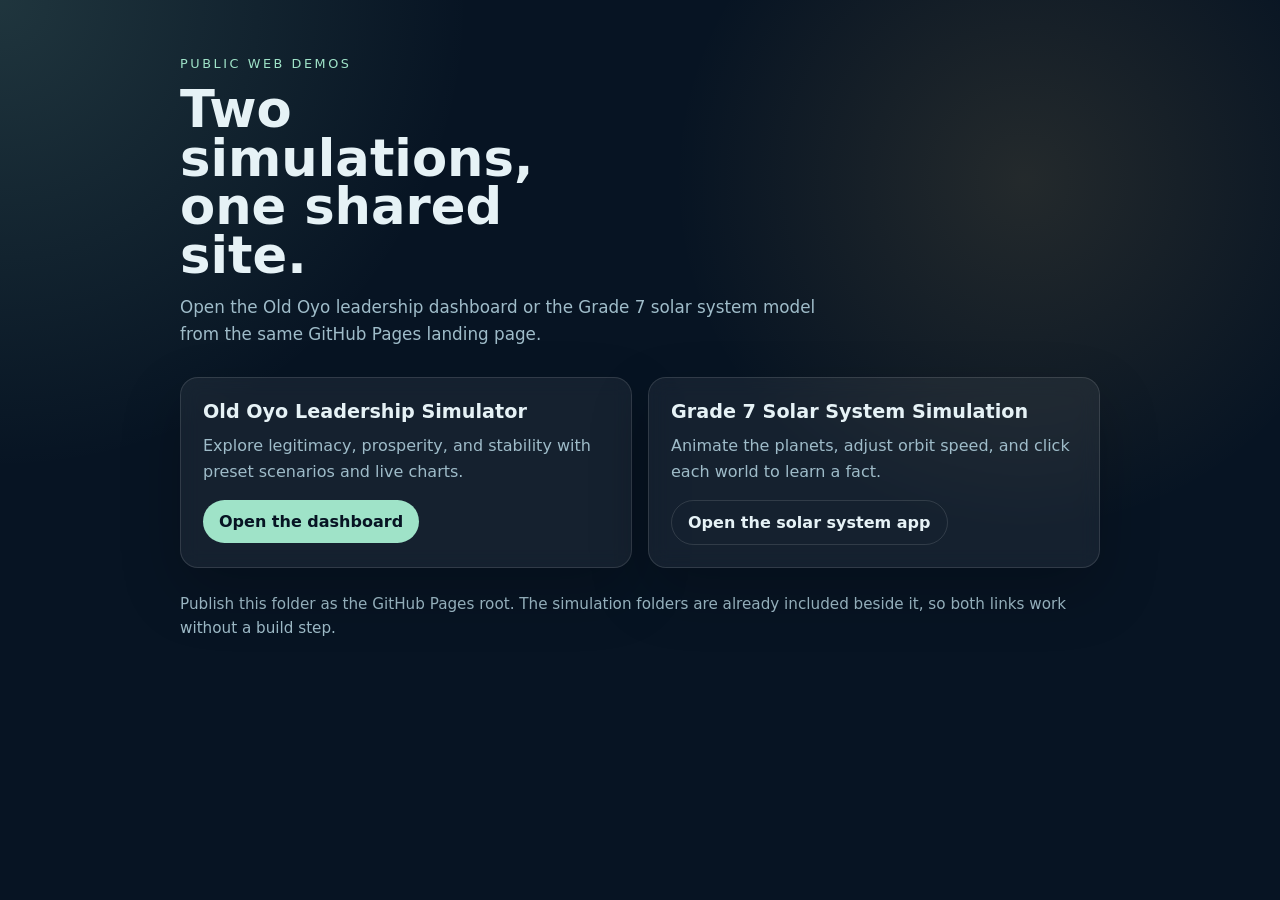
<file: docs/index.html>
<!doctype html>
<html lang="en">
<head>
  <meta charset="utf-8" />
  <meta name="viewport" content="width=device-width, initial-scale=1" />
  <meta name="description" content="Launch the Old Oyo leadership simulator and the Grade 7 solar system simulation from one public site." />
  <title>Simulations — Old Oyo & Solar System</title>
  <style>
    :root {
      color-scheme: dark;
      --bg: #071423;
      --panel: rgba(255, 255, 255, 0.06);
      --panel-border: rgba(255, 255, 255, 0.12);
      --text: #e6f2f6;
      --muted: #9fbcc9;
      --accent: #9fe3c8;
      --accent-strong: #f2c66d;
    }

    * { box-sizing: border-box; }

    body {
      margin: 0;
      min-height: 100vh;
      font-family: system-ui, -apple-system, BlinkMacSystemFont, "Segoe UI", sans-serif;
      background:
        radial-gradient(circle at top left, rgba(159, 227, 200, 0.16), transparent 30%),
        radial-gradient(circle at 80% 20%, rgba(242, 198, 109, 0.12), transparent 28%),
        var(--bg);
      color: var(--text);
    }

    main {
      width: min(920px, calc(100% - 32px));
      margin: 0 auto;
      padding: 56px 0 40px;
    }

    .hero {
      display: grid;
      gap: 14px;
      margin-bottom: 28px;
    }

    .eyebrow {
      margin: 0;
      text-transform: uppercase;
      letter-spacing: 0.2em;
      font-size: 0.8rem;
      color: var(--accent);
    }

    h1, h2, p { margin: 0; }

    h1 {
      font-size: clamp(2.4rem, 4vw, 4rem);
      line-height: 0.95;
      max-width: 12ch;
    }

    .lead {
      max-width: 60ch;
      color: var(--muted);
      font-size: 1.05rem;
      line-height: 1.65;
    }

    .grid {
      display: grid;
      grid-template-columns: repeat(auto-fit, minmax(260px, 1fr));
      gap: 16px;
      margin-top: 26px;
    }

    .card {
      background: var(--panel);
      padding: 22px;
      border-radius: 18px;
      border: 1px solid var(--panel-border);
      box-shadow: 0 24px 60px rgba(0, 0, 0, 0.22);
      backdrop-filter: blur(10px);
    }

    .card h2 {
      font-size: 1.2rem;
      margin-bottom: 10px;
    }

    .card p {
      color: var(--muted);
      line-height: 1.6;
      margin-bottom: 16px;
    }

    .link {
      display: inline-flex;
      align-items: center;
      justify-content: center;
      padding: 12px 16px;
      border-radius: 999px;
      background: var(--accent);
      color: #071423;
      text-decoration: none;
      font-weight: 700;
    }

    .link.secondary {
      background: transparent;
      color: var(--text);
      border: 1px solid var(--panel-border);
    }

    .footer {
      margin-top: 24px;
      color: var(--muted);
      font-size: 0.95rem;
      line-height: 1.6;
    }

    code {
      color: var(--accent-strong);
      font-family: inherit;
    }
  </style>
</head>
<body>
  <main>
    <section class="hero">
      <p class="eyebrow">Public Web Demos</p>
      <h1>Two simulations, one shared site.</h1>
      <p class="lead">
        Open the Old Oyo leadership dashboard or the Grade 7 solar system model from the same GitHub Pages landing page.
      </p>
    </section>

    <section class="grid" aria-label="Simulation links">
      <article class="card">
        <h2>Old Oyo Leadership Simulator</h2>
        <p>Explore legitimacy, prosperity, and stability with preset scenarios and live charts.</p>
        <a class="link" href="./web/">Open the dashboard</a>
      </article>

      <article class="card">
        <h2>Grade 7 Solar System Simulation</h2>
        <p>Animate the planets, adjust orbit speed, and click each world to learn a fact.</p>
        <a class="link secondary" href="./solar_grade7/">Open the solar system app</a>
      </article>
    </section>

    <p class="footer">
      Publish this folder as the GitHub Pages root. The simulation folders are already included beside it, so both links work without a build step.
    </p>
  </main>
</body>
</html>
</file>
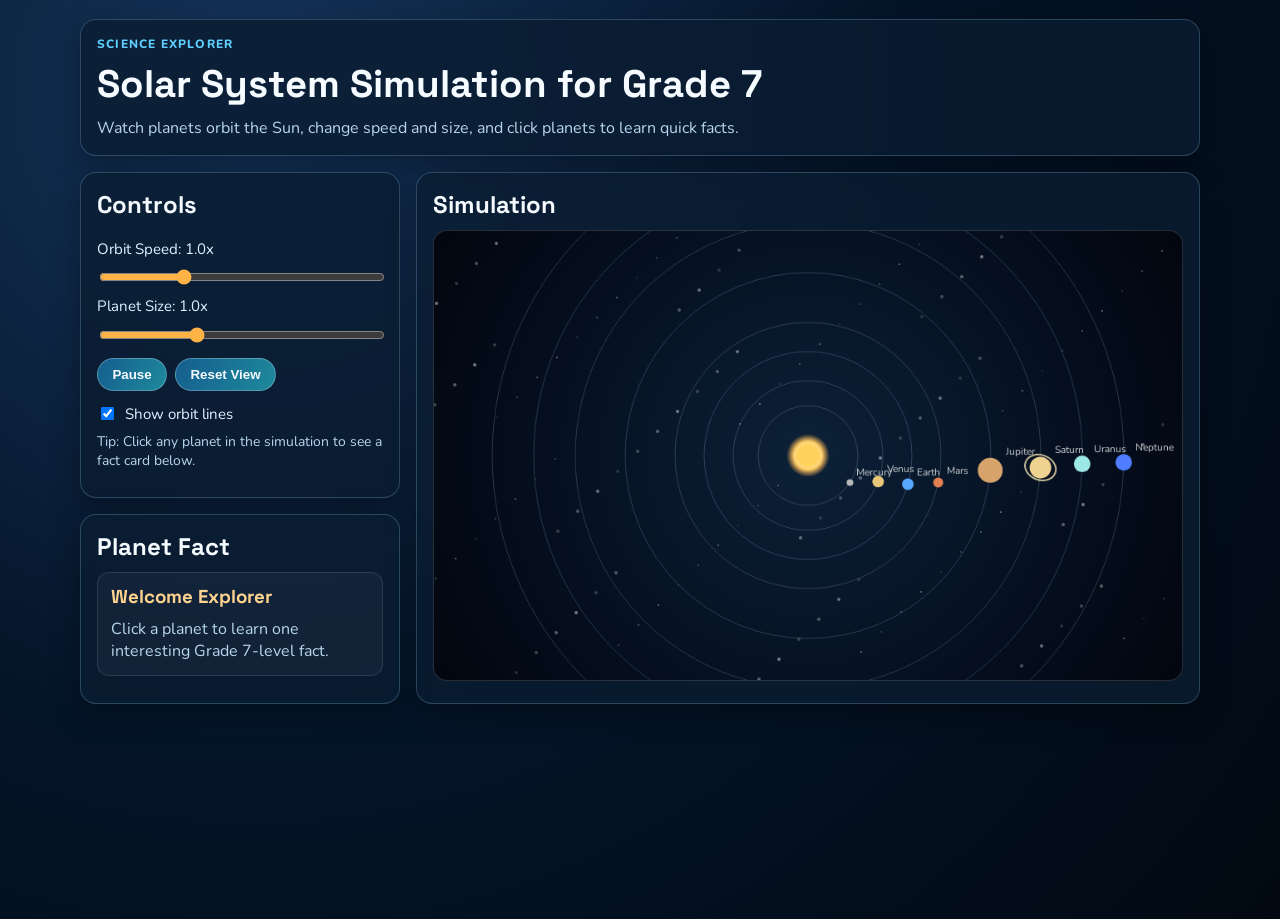
<file: solar_grade7/index.html>
<!doctype html>
<html lang="en">
<head>
  <meta charset="UTF-8" />
  <meta name="viewport" content="width=device-width, initial-scale=1.0" />
  <title>Grade 7 Solar System Simulation</title>
  <link rel="preconnect" href="https://fonts.googleapis.com" />
  <link rel="preconnect" href="https://fonts.gstatic.com" crossorigin />
  <link href="https://fonts.googleapis.com/css2?family=Nunito:wght@400;600;800&family=Space+Grotesk:wght@500;700&display=swap" rel="stylesheet" />
  <link rel="stylesheet" href="styles.css" />
</head>
<body>
  <main class="layout">
    <header class="hero">
      <p class="eyebrow">Science Explorer</p>
      <h1>Solar System Simulation for Grade 7</h1>
      <p>
        Watch planets orbit the Sun, change speed and size, and click planets to
        learn quick facts.
      </p>
    </header>

    <section class="panel controls">
      <h2>Controls</h2>

      <label for="speed">Orbit Speed: <span id="speedValue">1.0x</span></label>
      <input id="speed" type="range" min="0.2" max="3.0" step="0.1" value="1.0" />

      <label for="size">Planet Size: <span id="sizeValue">1.0x</span></label>
      <input id="size" type="range" min="0.6" max="1.8" step="0.1" value="1.0" />

      <div class="button-row">
        <button id="toggle">Pause</button>
        <button id="reset">Reset View</button>
      </div>

      <label class="checkbox-row">
        <input id="showOrbits" type="checkbox" checked />
        Show orbit lines
      </label>

      <p class="note">
        Tip: Click any planet in the simulation to see a fact card below.
      </p>
    </section>

    <section class="panel sim-panel">
      <h2>Simulation</h2>
      <canvas id="space" width="900" height="540" aria-label="Solar system simulation"></canvas>
    </section>

    <section class="panel facts">
      <h2>Planet Fact</h2>
      <article id="factCard" class="fact-card">
        <h3>Welcome Explorer</h3>
        <p>Click a planet to learn one interesting Grade 7-level fact.</p>
      </article>
    </section>
  </main>

  <script src="app.js"></script>
</body>
</html>
</file>
<file: solar_grade7/styles.css>
:root {
  --bg: #041427;
  --panel: rgba(10, 29, 49, 0.82);
  --panel-border: rgba(150, 210, 255, 0.24);
  --text: #f5fbff;
  --soft: #b7d6ed;
  --accent: #ffb347;
  --accent-2: #5fd0ff;
}

* {
  box-sizing: border-box;
}

body {
  margin: 0;
  font-family: "Nunito", sans-serif;
  color: var(--text);
  background: radial-gradient(circle at 20% 10%, #15345b 0%, #041427 50%, #020912 100%);
  min-height: 100vh;
}

.layout {
  width: min(1120px, 94vw);
  margin: 1.2rem auto 2.3rem;
  display: grid;
  gap: 1rem;
  grid-template-columns: 320px 1fr;
  grid-template-areas:
    "hero hero"
    "controls simulation"
    "facts simulation";
}

.hero {
  grid-area: hero;
}

.controls {
  grid-area: controls;
}

.sim-panel {
  grid-area: simulation;
}

.facts {
  grid-area: facts;
}

.panel,
.hero {
  background: var(--panel);
  border: 1px solid var(--panel-border);
  border-radius: 16px;
  padding: 1rem;
  box-shadow: 0 10px 30px rgba(0, 0, 0, 0.33);
}

h1,
h2,
h3 {
  font-family: "Space Grotesk", sans-serif;
  margin: 0 0 0.6rem;
}

h1 {
  font-size: clamp(1.7rem, 3vw, 2.6rem);
}

.eyebrow {
  margin: 0 0 0.4rem;
  text-transform: uppercase;
  letter-spacing: 0.1em;
  font-weight: 800;
  font-size: 0.75rem;
  color: var(--accent-2);
}

p {
  margin: 0;
  color: var(--soft);
}

.controls {
  display: grid;
  gap: 0.55rem;
  align-content: start;
}

label {
  font-size: 0.94rem;
  color: #dff2ff;
}

input[type="range"] {
  width: 100%;
  accent-color: var(--accent);
}

.checkbox-row {
  display: flex;
  align-items: center;
  gap: 0.5rem;
}

.button-row {
  display: flex;
  gap: 0.5rem;
  margin: 0.25rem 0;
}

button {
  border: 1px solid rgba(255, 255, 255, 0.25);
  background: linear-gradient(120deg, #155d8f, #1e8a9b);
  color: #f5fbff;
  border-radius: 999px;
  padding: 0.5rem 0.9rem;
  font-weight: 800;
  cursor: pointer;
}

button:hover {
  filter: brightness(1.08);
}

.note {
  font-size: 0.87rem;
}

canvas {
  width: 100%;
  height: auto;
  background: radial-gradient(circle at 50% 50%, #0c2138 0%, #050f1f 60%, #02060f 100%);
  border-radius: 14px;
  border: 1px solid rgba(255, 255, 255, 0.15);
}

.fact-card {
  background: rgba(255, 255, 255, 0.04);
  border: 1px solid rgba(255, 255, 255, 0.11);
  border-radius: 12px;
  padding: 0.8rem;
}

.fact-card h3 {
  color: #ffd48f;
}

@media (max-width: 980px) {
  .layout {
    grid-template-columns: 1fr;
    grid-template-areas:
      "hero"
      "controls"
      "simulation"
      "facts";
  }
}
</file>
